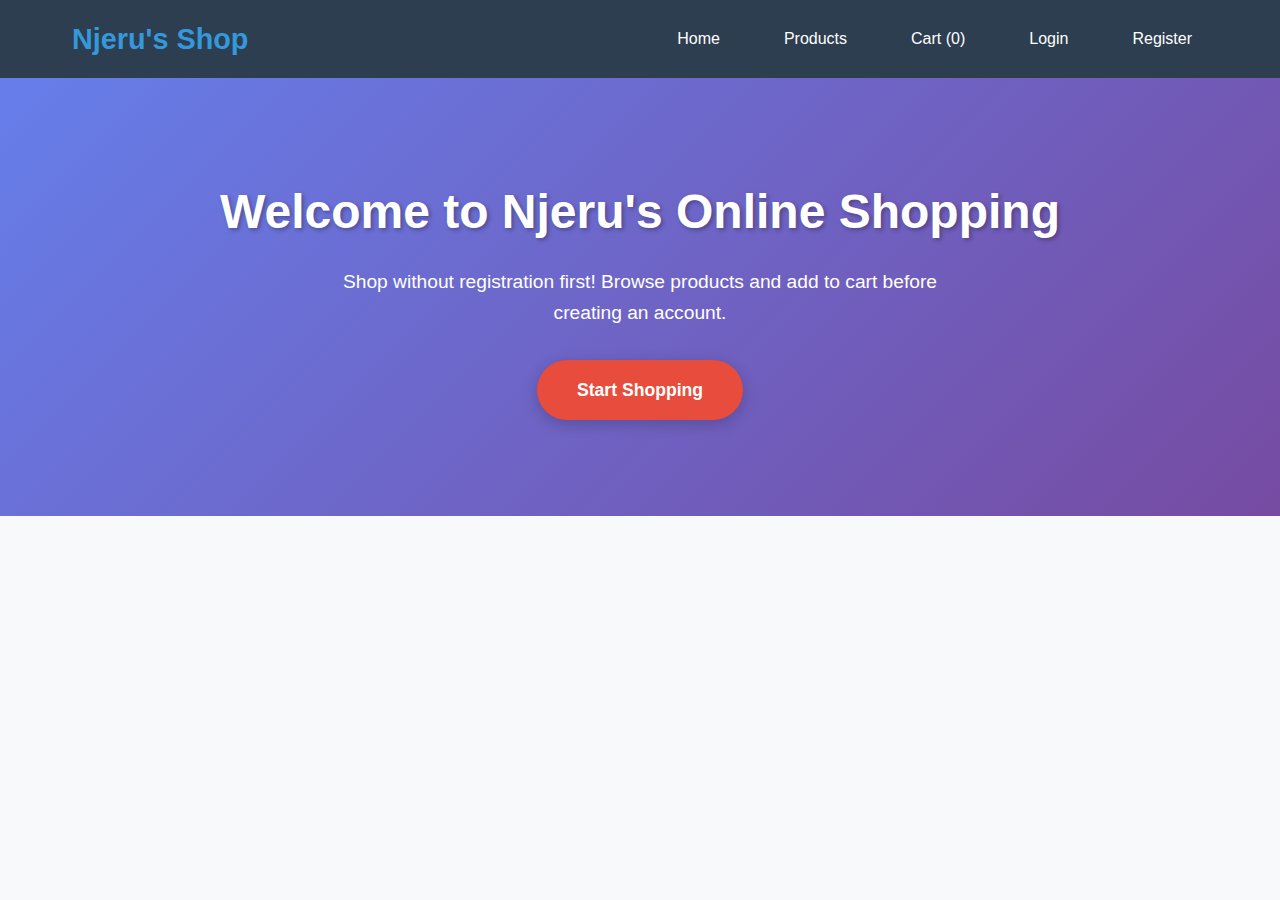
<file: shopping_system/index.html>
<!DOCTYPE html>
<html lang="en">
<head>
    <meta charset="UTF-8">
    <meta name="viewport" content="width=device-width, initial-scale=1.0">
    <title>Njeru's Online Shopping</title>
    <link rel="stylesheet" href="css/style.css">
</head>
<body>
    <header>
        <nav>
            <div class="logo">Njeru's Shop</div>
            <ul>
                <li><a href="index.html">Home</a></li>
                <li><a href="products.html">Products</a></li>
                <li><a href="cart.html">Cart (<span id="cart-count">0</span>)</a></li>
                <li><a href="login.html">Login</a></li>
                <li><a href="register.html">Register</a></li>
            </ul>
        </nav>
    </header>

    <main>
        <section class="hero">
            <h1>Welcome to Njeru's Online Shopping</h1>
            <p>Shop without registration first! Browse products and add to cart before creating an account.</p>
            <a href="products.html" class="cta-button">Start Shopping</a>
        </section>
    </main>

    <script src="js/main.js"></script>
</body>
</html>
</file>
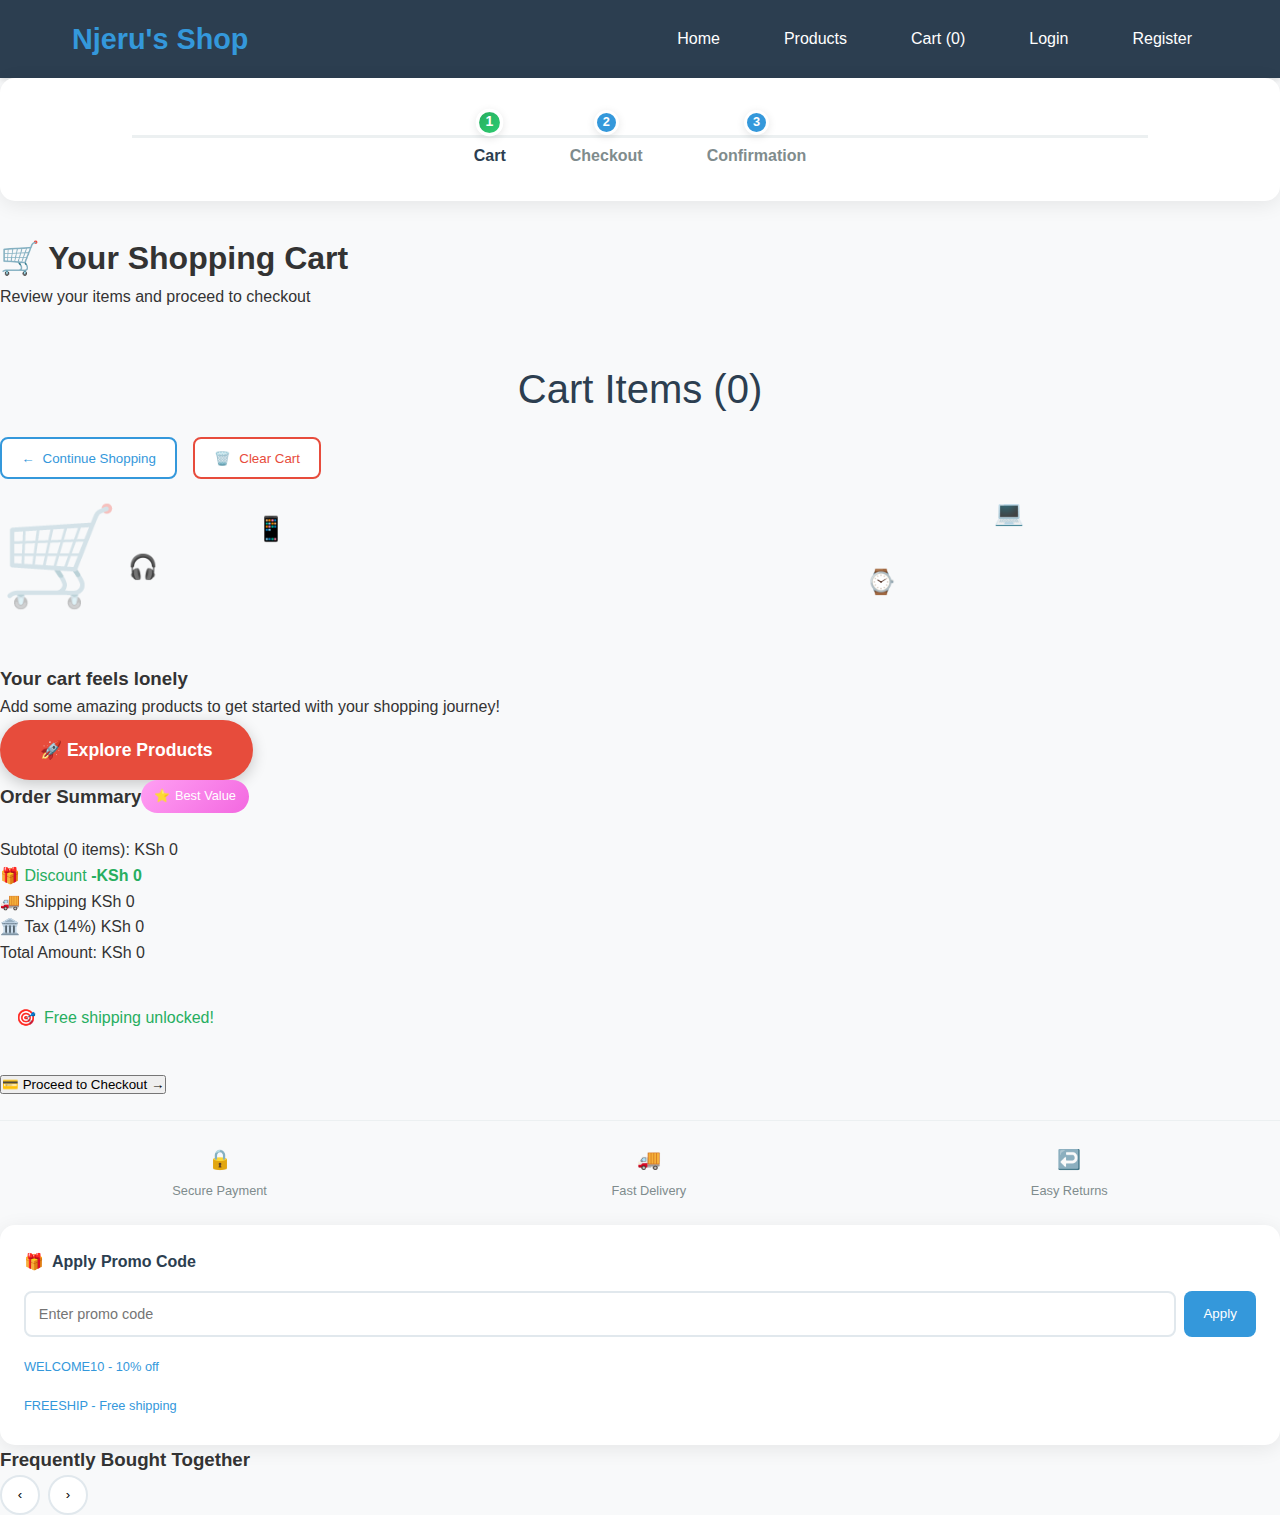
<file: shopping_system/cart.html>
<!DOCTYPE html>
<html lang="en">
<head>
    <meta charset="UTF-8">
    <meta name="viewport" content="width=device-width, initial-scale=1.0">
    <title>Shopping Cart - Njeru's Shop</title>
    <link rel="stylesheet" href="css/style.css">
</head>
<body>
    <header>
        <nav>
            <div class="logo">Njeru's Shop</div>
            <ul>
                <li><a href="index.html">Home</a></li>
                <li><a href="products.html">Products</a></li>
                <li><a href="cart.html">Cart (<span id="cart-count">0</span>)</a></li>
                <li><a href="login.html">Login</a></li>
                <li><a href="register.html">Register</a></li>
            </ul>
        </nav>
    </header>

    <main>
        <div class="cart-container">
            <!-- Progress Indicator -->
            <div class="checkout-progress">
                <div class="progress-steps">
                    <div class="progress-step active">
                        <div class="step-number">1</div>
                        <span class="step-text">Cart</span>
                    </div>
                    <div class="progress-step">
                        <div class="step-number">2</div>
                        <span class="step-text">Checkout</span>
                    </div>
                    <div class="progress-step">
                        <div class="step-number">3</div>
                        <span class="step-text">Confirmation</span>
                    </div>
                </div>
            </div>

            <div class="cart-header">
                <h1>🛒 Your Shopping Cart</h1>
                <p class="cart-subtitle">Review your items and proceed to checkout</p>
            </div>

            <div class="cart-layout">
                <div class="cart-items-section">
                    <div class="section-header">
                        <h2>Cart Items (<span id="items-count">0</span>)</h2>
                        <div class="cart-actions">
                            <button class="action-btn secondary" id="continue-shopping">
                                <span class="icon">←</span>
                                Continue Shopping
                            </button>
                            <button class="action-btn danger" id="clear-cart">
                                <span class="icon">🗑️</span>
                                Clear Cart
                            </button>
                        </div>
                    </div>

                    <div class="cart-items" id="cart-items">
                        <div class="empty-cart" id="empty-cart">
                            <div class="empty-cart-illustration">
                                <div class="cart-icon">🛒</div>
                                <div class="floating-items">
                                    <span class="floating-item">📱</span>
                                    <span class="floating-item">💻</span>
                                    <span class="floating-item">🎧</span>
                                    <span class="floating-item">⌚</span>
                                </div>
                            </div>
                            <h3>Your cart feels lonely</h3>
                            <p>Add some amazing products to get started with your shopping journey!</p>
                            <a href="products.html" class="cta-button pulse">
                                <span class="icon">🚀</span>
                                Explore Products
                            </a>
                        </div>
                    </div>

                    <!-- Savings Banner -->
                    <div class="savings-banner" id="savings-banner">
                        <div class="banner-icon">🎉</div>
                        <div class="banner-content">
                            <strong>Great Deal!</strong>
                            <span>You're saving <span class="savings-amount">KSh 0</span> on this order</span>
                        </div>
                    </div>
                </div>

                <div class="cart-summary-section">
                    <div class="summary-card">
                        <div class="summary-header">
                            <h3>Order Summary</h3>
                            <div class="summary-badge" id="summary-badge">
                                <span class="badge-icon">⭐</span>
                                <span>Best Value</span>
                            </div>
                        </div>
                        
                        <div class="summary-details">
                            <div class="summary-row">
                                <span>Subtotal (<span id="items-count-summary">0</span> items):</span>
                                <span id="subtotal-amount">KSh 0</span>
                            </div>
                            
                            <div class="summary-row discount">
                                <span>
                                    <span class="icon">🎁</span>
                                    Discount
                                </span>
                                <span class="discount-amount">-KSh 0</span>
                            </div>
                            
                            <div class="summary-row">
                                <span>
                                    <span class="icon">🚚</span>
                                    Shipping
                                </span>
                                <span id="shipping-amount">KSh 0</span>
                            </div>
                            
                            <div class="summary-row">
                                <span>
                                    <span class="icon">🏛️</span>
                                    Tax (14%)
                                </span>
                                <span id="tax-amount">KSh 0</span>
                            </div>
                            
                            <div class="summary-divider"></div>
                            
                            <div class="summary-row total">
                                <span>Total Amount:</span>
                                <span id="total-amount">KSh 0</span>
                            </div>
                        </div>

                        <!-- Progress Bar -->
                        <div class="shipping-progress">
                            <div class="progress-label">
                                <span class="icon">🎯</span>
                                <span>Free shipping unlocked!</span>
                            </div>
                        </div>

                        <button class="checkout-btn" id="checkout-btn">
                            <span class="button-icon">💳</span>
                            <span class="button-text">Proceed to Checkout</span>
                            <span class="button-arrow">→</span>
                        </button>

                        <div class="trust-badges">
                            <div class="trust-badge">
                                <span class="badge-icon">🔒</span>
                                <span>Secure Payment</span>
                            </div>
                            <div class="trust-badge">
                                <span class="badge-icon">🚚</span>
                                <span>Fast Delivery</span>
                            </div>
                            <div class="trust-badge">
                                <span class="badge-icon">↩️</span>
                                <span>Easy Returns</span>
                            </div>
                        </div>
                    </div>

                    <!-- Promo Code Section -->
                    <div class="promo-card">
                        <div class="promo-header">
                            <span class="icon">🎁</span>
                            <h4>Apply Promo Code</h4>
                        </div>
                        <div class="promo-input-group">
                            <input type="text" id="promo-code" placeholder="Enter promo code" class="promo-input">
                            <button class="promo-apply" id="apply-promo">Apply</button>
                        </div>
                        <div class="promo-suggestions">
                            <span class="promo-suggestion" data-code="WELCOME10">WELCOME10 - 10% off</span>
                            <span class="promo-suggestion" data-code="FREESHIP">FREESHIP - Free shipping</span>
                        </div>
                    </div>
                </div>
            </div>

            <!-- Recently Viewed Section -->
            <div class="recently-viewed">
                <div class="section-header">
                    <h3>Frequently Bought Together</h3>
                    <div class="view-controls">
                        <button class="view-btn prev" id="prev-suggestions">‹</button>
                        <button class="view-btn next" id="next-suggestions">›</button>
                    </div>
                </div>
                <div class="suggestions-container">
                    <div class="suggestions-track" id="suggestions-track">
                        <!-- Suggested products will appear here -->
                    </div>
                </div>
            </div>
        </div>
    </main>

    <!-- Enhanced Checkout Modal -->
    <div id="checkout-modal" class="modal">
        <div class="modal-content checkout-modal">
            <div class="modal-header">
                <div class="modal-title">
                    <h3>Complete Your Purchase</h3>
                    <div class="order-total">Total: <span id="modal-total">KSh 0</span></div>
                </div>
                <button class="close-modal">&times;</button>
            </div>
            <div class="modal-body">
                <div class="checkout-tabs">
                    <button class="tab-btn active" data-tab="payment">Payment</button>
                    <button class="tab-btn" data-tab="review">Order Review</button>
                </div>

                <div class="tab-content active" id="payment-tab">
                    <div class="checkout-method">
                        <h4>Select Payment Method</h4>
                        <div class="payment-options">
                            <label class="payment-option selected">
                                <input type="radio" name="payment" value="mpesa" checked>
                                <span class="payment-icon">📱</span>
                                <span class="payment-info">
                                    <strong>MPesa</strong>
                                    <span>Pay via MPesa</span>
                                </span>
                                <span class="payment-badge">Popular</span>
                            </label>
                            <label class="payment-option">
                                <input type="radio" name="payment" value="card">
                                <span class="payment-icon">💳</span>
                                <span class="payment-info">
                                    <strong>Credit/Debit Card</strong>
                                    <span>Pay with card</span>
                                </span>
                            </label>
                            <label class="payment-option">
                                <input type="radio" name="payment" value="bank">
                                <span class="payment-icon">🏦</span>
                                <span class="payment-info">
                                    <strong>Bank Transfer</strong>
                                    <span>Direct bank transfer</span>
                                </span>
                            </label>
                        </div>
                    </div>

                    <div class="mpesa-payment active" id="mpesa-payment">
                        <div class="form-group">
                            <label for="mpesa-phone">MPesa Phone Number</label>
                            <input type="tel" id="mpesa-phone" placeholder="07XX XXX XXX" 
                                   pattern="[0-9]{10}" value="0742000000">
                        </div>
                        <div class="payment-instructions">
                            <div class="instruction-step">
                                <span class="step-number">1</span>
                                <span>Enter your MPesa PIN when prompted</span>
                            </div>
                            <div class="instruction-step">
                                <span class="step-number">2</span>
                                <span>Wait for confirmation message</span>
                            </div>
                            <div class="instruction-step">
                                <span class="step-number">3</span>
                                <span>Receive order confirmation</span>
                            </div>
                        </div>
                    </div>
                </div>

                <div class="tab-content" id="review-tab">
                    <div class="order-review">
                        <h4>Order Details</h4>
                        <div class="review-items" id="review-items">
                            <!-- Order items will appear here -->
                        </div>
                    </div>
                </div>
            </div>
            <div class="modal-footer">
                <button class="secondary-button" id="cancel-checkout">
                    <span class="icon">←</span>
                    Back to Cart
                </button>
                <button class="auth-button" id="confirm-payment">
                    <span class="button-text">Confirm & Pay</span>
                    <span class="button-loader">⏳</span>
                </button>
            </div>
        </div>
    </div>

    <!-- Confirmation Modal -->
    <div id="confirmation-modal" class="modal">
        <div class="modal-content confirmation-modal">
            <div class="confirmation-header">
                <div class="confirmation-icon">🎉</div>
                <h3>Order Confirmed!</h3>
            </div>
            <div class="confirmation-body">
                <p>Thank you for your purchase! Your order has been successfully placed.</p>
                <div class="order-details">
                    <div class="order-info">
                        <span class="label">Order ID:</span>
                        <span class="value" id="order-id">NJOU-${Date.now()}</span>
                    </div>
                    <div class="order-info">
                        <span class="label">Estimated Delivery:</span>
                        <span class="value">2-3 business days</span>
                    </div>
                </div>
            </div>
            <div class="confirmation-footer">
                <button class="secondary-button" id="continue-shopping-modal">Continue Shopping</button>
                <button class="auth-button" id="view-order">Track Order</button>
            </div>
        </div>
    </div>

    <script src="js/main.js"></script>
    <script src="js/cart.js"></script>
</body>
</html>
</file>
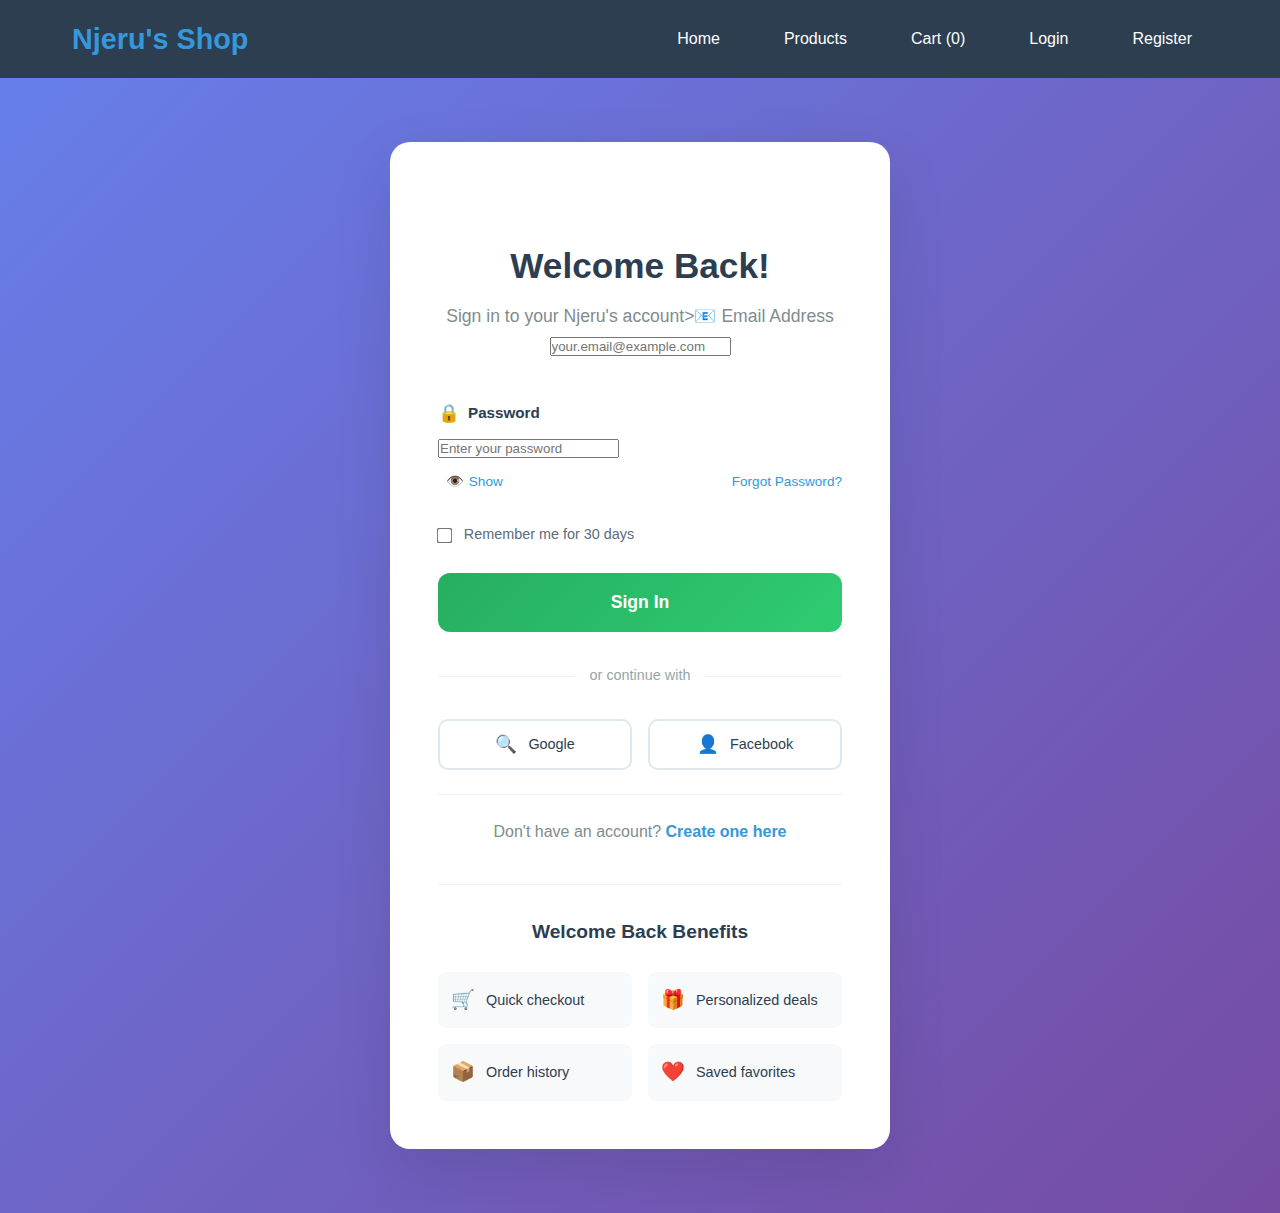
<file: shopping_system/login.html>
<!DOCTYPE html>
<html lang="en">
<head>
    <meta charset="UTF-8">
    <meta name="viewport" content="width=device-width, initial-scale=1.0">
    <title>Login - Njeru's Shop</title>
    <link rel="stylesheet" href="css/style.css">
</head>
<body>
    <header>
        <nav>
            <div class="logo">Njeru's Shop</div>
            <ul>
                <li><a href="index.html">Home</a></li>
                <li><a href="products.html">Products</a></li>
                <li><a href="cart.html">Cart (<span id="cart-count">0</span>)</a></li>
                <li><a href="login.html">Login</a></li>
                <li><a href="register.html">Register</a></li>
            </ul>
        </nav>
    </header>

    <main>
        <div class="auth-container">
            <div class="auth-card">
                <div class="auth-header">
                    <h2>Welcome Back!</h2>
                    <p>Sign in to your Njeru's account>📧</span>
                            Email Address
                        </label>
                        <input type="email" id="email" name="email" required 
                               placeholder="your.email@example.com"
                               autocomplete="email">
                    </div>
                    
                    <div class="form-group">
                        <label for="password" class="form-label">
                            <span class="icon">🔒</span>
                            Password
                        </label>
                        <input type="password" id="password" name="password" required 
                               placeholder="Enter your password"
                               autocomplete="current-password">
                        <div class="password-actions">
                            <button type="button" id="toggle-password" class="toggle-password">
                                <span class="eye-icon">👁️</span>
                                <span class="toggle-text">Show</span>
                            </button>
                            <a href="#" class="forgot-password">Forgot Password?</a>
                        </div>
                    </div>

                    <div class="form-group checkbox-group">
                        <input type="checkbox" id="remember" name="remember">
                        <label for="remember" class="checkbox-label">
                            Remember me for 30 days
                        </label>
                    </div>

                    <button type="submit" class="auth-button">
                        <span class="button-text">Sign In</span>
                        <span class="button-loader">⏳</span>
                    </button>

                    <div class="divider">
                        <span>or continue with</span>
                    </div>

                    <div class="social-login">
                        <button type="button" class="social-button google-button">
                            <span class="social-icon">🔍</span>
                            <span>Google</span>
                        </button>
                        <button type="button" class="social-button facebook-button">
                            <span class="social-icon">👤</span>
                            <span>Facebook</span>
                        </button>
                    </div>
                </form>

                <div class="auth-footer">
                    <p>Don't have an account? <a href="register.html" class="auth-link">Create one here</a></p>
                </div>

                <div class="login-benefits">
                    <h3>Welcome Back Benefits</h3>
                    <div class="benefits-grid">
                        <div class="benefit-item">
                            <span class="benefit-icon">🛒</span>
                            <span>Quick checkout</span>
                        </div>
                        <div class="benefit-item">
                            <span class="benefit-icon">🎁</span>
                            <span>Personalized deals</span>
                        </div>
                        <div class="benefit-item">
                            <span class="benefit-icon">📦</span>
                            <span>Order history</span>
                        </div>
                        <div class="benefit-item">
                            <span class="benefit-icon">❤️</span>
                            <span>Saved favorites</span>
                        </div>
                    </div>
                </div>
            </div>
        </div>
    </main>

    <!-- Forgot Password Modal -->
    <div id="forgot-password-modal" class="modal">
        <div class="modal-content">
            <div class="modal-header">
                <h3>Reset Your Password</h3>
                <button class="close-modal">&times;</button>
            </div>
            <div class="modal-body">
                <p>Enter your email address and we'll send you a link to reset your password.</p>
                <div class="form-group">
                    <input type="email" id="reset-email" placeholder="your.email@example.com">
                </div>
            </div>
            <div class="modal-footer">
                <button class="secondary-button">Cancel</button>
                <button class="auth-button">Send Reset Link</button>
            </div>
        </div>
    </div>

    <script src="js/main.js"></script>
    <script src="js/login.js"></script>
</body>
</html>
</file>
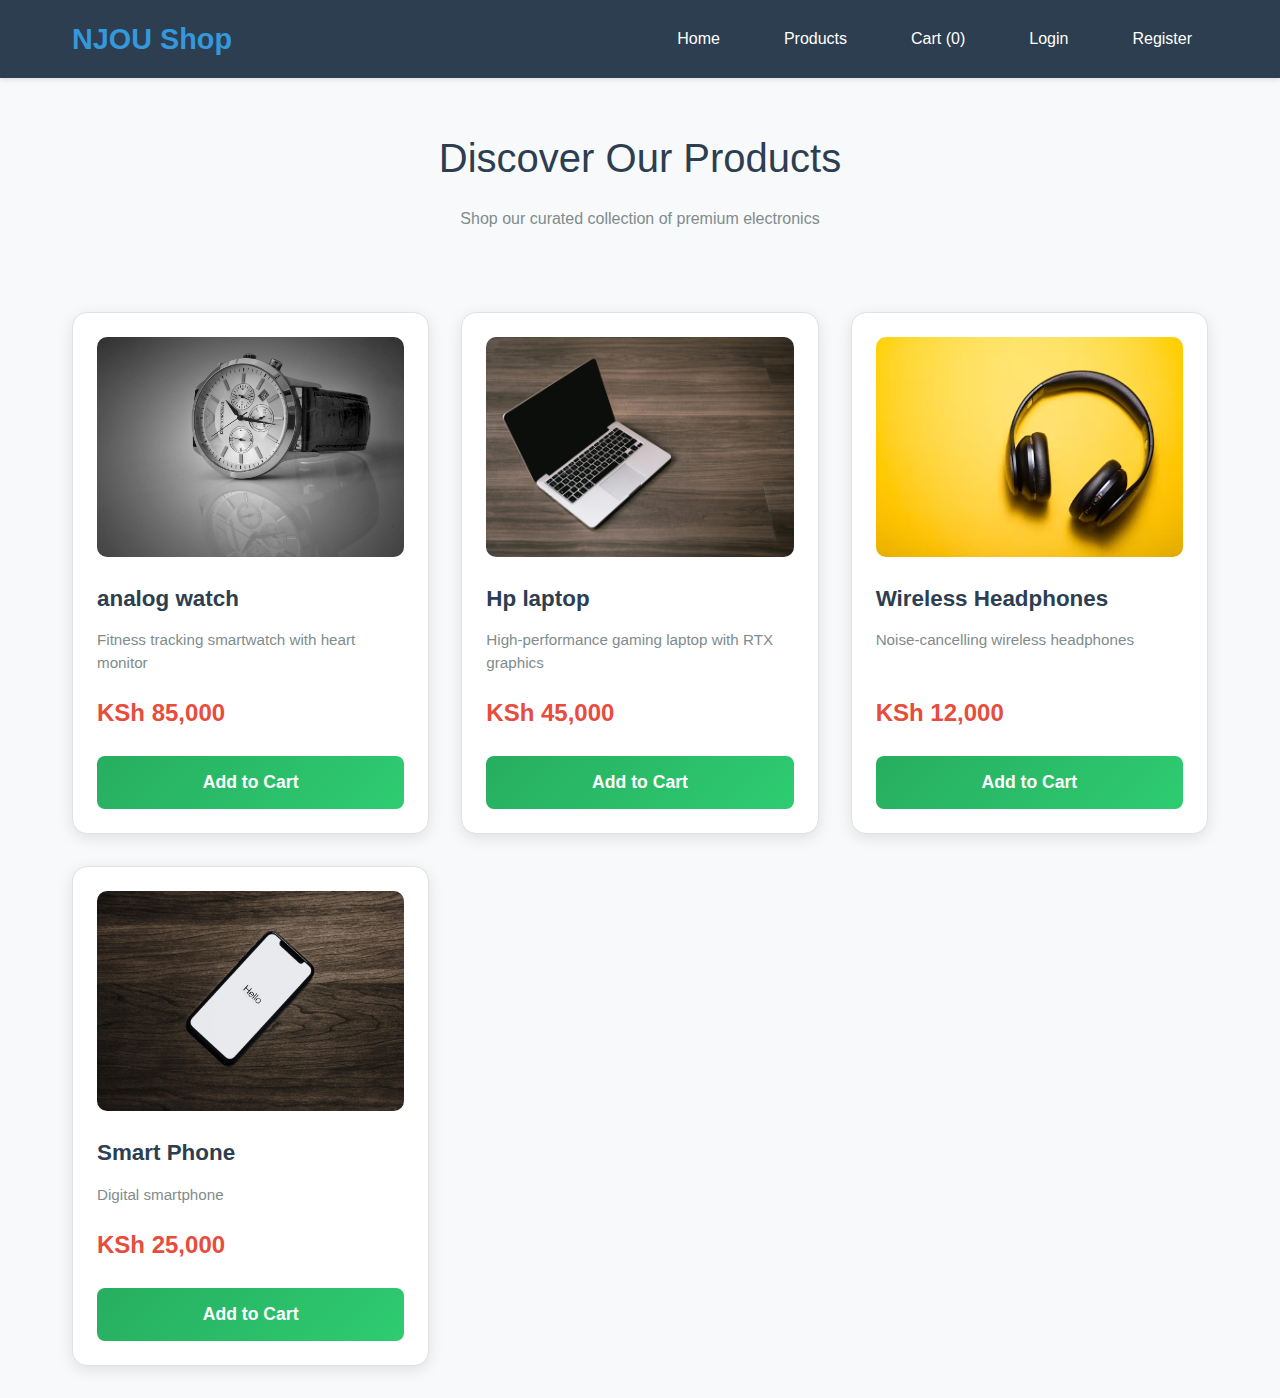
<file: shopping_system/products.html>
<!DOCTYPE html>
<html lang="en">
<head>
    <meta charset="UTF-8">
    <meta name="viewport" content="width=device-width, initial-scale=1.0">
    <title>Products - NJOU Shop</title>
    <link rel="stylesheet" href="css/style.css">
</head>
<body>
    <header>
        <nav>
            <div class="logo">NJOU Shop</div>
            <ul>
                <li><a href="index.html">Home</a></li>
                <li><a href="products.html">Products</a></li>
                <li><a href="cart.html">Cart (<span id="cart-count">0</span>)</a></li>
                <li><a href="login.html">Login</a></li>
                <li><a href="register.html">Register</a></li>
            </ul>
        </nav>
    </header>

    <main>
        <h2>Discover Our Products</h2>
        <p style="text-align: center; color: #7f8c8d; margin-bottom: 3rem;">
            Shop our curated collection of premium electronics
        </p>
        <div class="products-grid" id="products-container">
            <!-- Products will be loaded here by JavaScript -->
        </div>
    </main>

    <script src="js/main.js"></script>
    <script src="js/products.js"></script>
</body>
</html>
</file>
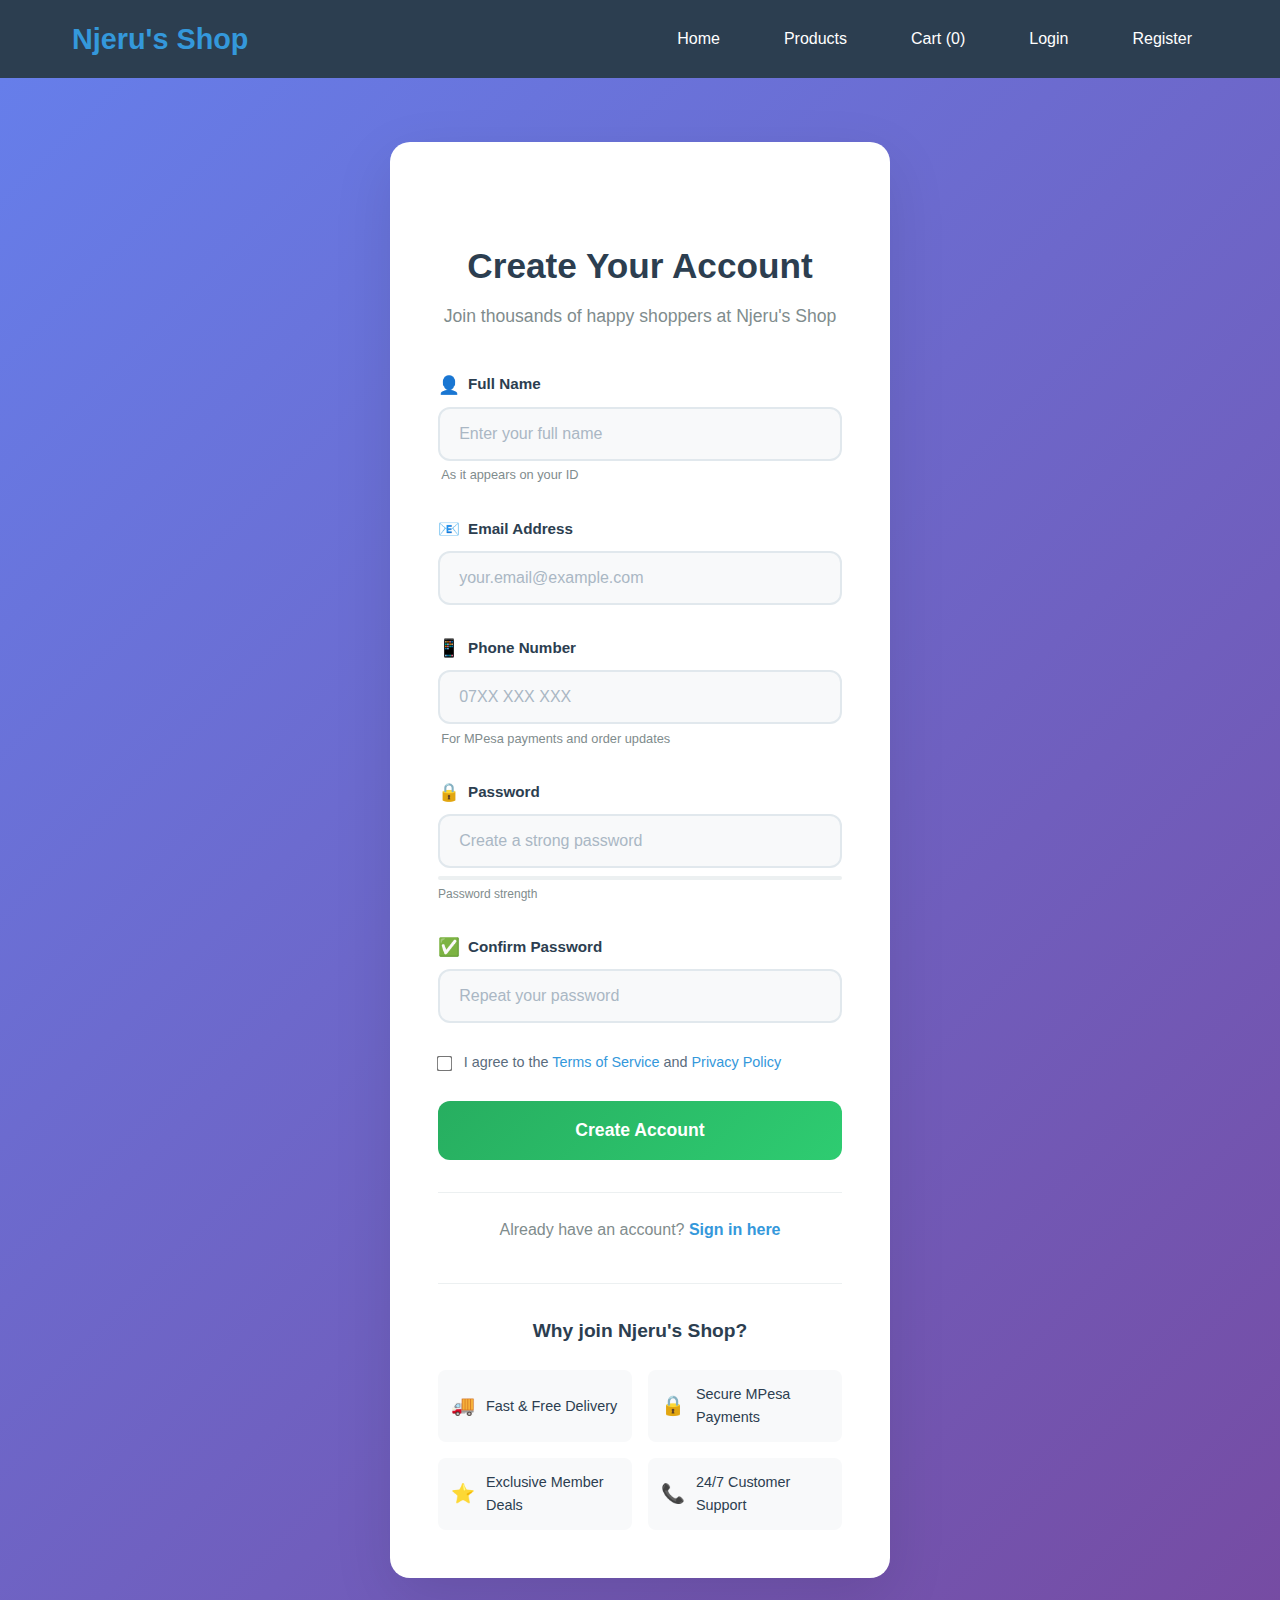
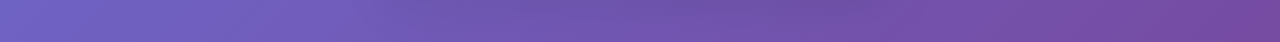
<file: shopping_system/register.html>
<!DOCTYPE html>
<html lang="en">
<head>
    <meta charset="UTF-8">
    <meta name="viewport" content="width=device-width, initial-scale=1.0">
    <title>Create Account - Njeru's Shop</title>
    <link rel="stylesheet" href="css/style.css">
</head>
<body>
    <header>
        <nav>
            <div class="logo">Njeru's Shop</div>
            <ul>
                <li><a href="index.html">Home</a></li>
                <li><a href="products.html">Products</a></li>
                <li><a href="cart.html">Cart (<span id="cart-count">0</span>)</a></li>
                <li><a href="login.html">Login</a></li>
                <li><a href="register.html">Register</a></li>
            </ul>
        </nav>
    </header>

    <main>
        <div class="auth-container">
            <div class="auth-card">
                <div class="auth-header">
                    <h2>Create Your Account</h2>
                    <p>Join thousands of happy shoppers at Njeru's Shop</p>
                </div>

                <form id="registration-form" class="auth-form">
                    <div class="form-group">
                        <label for="name" class="form-label">
                            <span class="icon">👤</span>
                            Full Name
                        </label>
                        <input type="text" id="name" name="name" required 
                               placeholder="Enter your full name">
                        <div class="form-hint">As it appears on your ID</div>
                    </div>
                    
                    <div class="form-group">
                        <label for="email" class="form-label">
                            <span class="icon">📧</span>
                            Email Address
                        </label>
                        <input type="email" id="email" name="email" required 
                               placeholder="your.email@example.com">
                    </div>
                    
                    <div class="form-group">
                        <label for="phone" class="form-label">
                            <span class="icon">📱</span>
                            Phone Number
                        </label>
                        <input type="tel" id="phone" name="phone" required 
                               placeholder="07XX XXX XXX" pattern="[0-9]{10}">
                        <div class="form-hint">For MPesa payments and order updates</div>
                    </div>
                    
                    <div class="form-group">
                        <label for="password" class="form-label">
                            <span class="icon">🔒</span>
                            Password
                        </label>
                        <input type="password" id="password" name="password" required 
                               placeholder="Create a strong password" minlength="6">
                        <div class="password-strength">
                            <div class="strength-bar"></div>
                            <div class="strength-text">Password strength</div>
                        </div>
                    </div>

                    <div class="form-group">
                        <label for="confirm-password" class="form-label">
                            <span class="icon">✅</span>
                            Confirm Password
                        </label>
                        <input type="password" id="confirm-password" name="confirm-password" required 
                               placeholder="Repeat your password">
                    </div>

                    <div class="form-group checkbox-group">
                        <input type="checkbox" id="terms" name="terms" required>
                        <label for="terms" class="checkbox-label">
                            I agree to the <a href="#" class="link">Terms of Service</a> and <a href="#" class="link">Privacy Policy</a>
                        </label>
                    </div>

                    <button type="submit" class="auth-button">
                        <span class="button-text">Create Account</span>
                        <span class="button-loader">⏳</span>
                    </button>
                </form>

                <div class="auth-footer">
                    <p>Already have an account? <a href="login.html" class="auth-link">Sign in here</a></p>
                </div>

                <div class="benefits">
                    <h3>Why join Njeru's Shop?</h3>
                    <div class="benefits-grid">
                        <div class="benefit-item">
                            <span class="benefit-icon">🚚</span>
                            <span>Fast & Free Delivery</span>
                        </div>
                        <div class="benefit-item">
                            <span class="benefit-icon">🔒</span>
                            <span>Secure MPesa Payments</span>
                        </div>
                        <div class="benefit-item">
                            <span class="benefit-icon">⭐</span>
                            <span>Exclusive Member Deals</span>
                        </div>
                        <div class="benefit-item">
                            <span class="benefit-icon">📞</span>
                            <span>24/7 Customer Support</span>
                        </div>
                    </div>
                </div>
            </div>
        </div>
    </main>

    <script src="js/main.js"></script>
    <script src="js/register.js"></script>
</body>
</html>
</file>
<file: shopping_system/css/style.css>
* {
    margin: 0;
    padding: 0;
    box-sizing: border-box;
}

body {
    font-family: 'Arial', sans-serif;
    line-height: 1.6;
    color: #333;
    background-color: #f8f9fa;
}

/* Header Styles */
header {
    background: #2c3e50;
    color: white;
    padding: 1rem 0;
    box-shadow: 0 2px 5px rgba(0,0,0,0.1);
}

nav {
    display: flex;
    justify-content: space-between;
    align-items: center;
    max-width: 1200px;
    margin: 0 auto;
    padding: 0 2rem;
}

.logo {
    font-size: 1.8rem;
    font-weight: bold;
    color: #3498db;
}

nav ul {
    display: flex;
    list-style: none;
    gap: 2rem;
}

nav ul li a {
    color: white;
    text-decoration: none;
    padding: 0.5rem 1rem;
    border-radius: 4px;
    transition: background-color 0.3s ease;
}

nav ul li a:hover {
    background-color: #34495e;
}

/* Hero Section */
.hero {
    text-align: center;
    padding: 6rem 2rem;
    background: linear-gradient(135deg, #667eea 0%, #764ba2 100%);
    color: white;
    margin-top: 0;
}

.hero h1 {
    font-size: 3rem;
    margin-bottom: 1rem;
    text-shadow: 2px 2px 4px rgba(0,0,0,0.3);
}

.hero p {
    font-size: 1.2rem;
    margin-bottom: 2rem;
    max-width: 600px;
    margin-left: auto;
    margin-right: auto;
}

.cta-button {
    display: inline-block;
    padding: 1rem 2.5rem;
    background: #e74c3c;
    color: white;
    text-decoration: none;
    border-radius: 50px;
    font-size: 1.1rem;
    font-weight: bold;
    transition: all 0.3s ease;
    box-shadow: 0 4px 15px rgba(0,0,0,0.2);
}

.cta-button:hover {
    background: #c0392b;
    transform: translateY(-2px);
    box-shadow: 0 6px 20px rgba(0,0,0,0.3);
}

/* Responsive Design */
@media (max-width: 768px) {
    nav {
        flex-direction: column;
        gap: 1rem;
    }
    
    nav ul {
        gap: 1rem;
    }
    
    .hero h1 {
        font-size: 2rem;
    }
    
    .hero {
        padding: 4rem 1rem;
    }
}
/* Enhanced Product Styles */
.products-grid {
    display: grid;
    grid-template-columns: repeat(auto-fit, minmax(300px, 1fr));
    gap: 2rem;
    padding: 2rem;
    max-width: 1200px;
    margin: 0 auto;
}

.product-card {
    border: 1px solid #e1e1e1;
    border-radius: 15px;
    padding: 1.5rem;
    background: white;
    box-shadow: 0 4px 15px rgba(0,0,0,0.1);
    transition: all 0.3s ease;
    display: flex;
    flex-direction: column;
}

.product-card:hover {
    transform: translateY(-8px);
    box-shadow: 0 8px 25px rgba(0,0,0,0.15);
}

.product-image {
    width: 100%;
    height: 220px;
    margin-bottom: 1.5rem;
    overflow: hidden;
    border-radius: 10px;
    background: #f8f9fa;
    display: flex;
    align-items: center;
    justify-content: center;
}

.product-image img {
    width: 100%;
    height: 100%;
    object-fit: cover;
    transition: transform 0.3s ease;
}

.product-card:hover .product-image img {
    transform: scale(1.08);
}

.image-placeholder {
    width: 100%;
    height: 100%;
    background: linear-gradient(135deg, #667eea 0%, #764ba2 100%);
    display: flex;
    align-items: center;
    justify-content: center;
    color: white;
    font-weight: bold;
    border-radius: 10px;
}

.product-info {
    flex-grow: 1;
    display: flex;
    flex-direction: column;
}

.product-info h3 {
    font-size: 1.4rem;
    margin-bottom: 0.8rem;
    color: #2c3e50;
    font-weight: 600;
}

.product-description {
    color: #7f8c8d;
    margin-bottom: 1.2rem;
    font-size: 0.95rem;
    line-height: 1.5;
    flex-grow: 1;
}

.product-price {
    font-size: 1.5rem;
    font-weight: bold;
    color: #e74c3c;
    margin-bottom: 1.5rem;
}

.add-to-cart {
    background: linear-gradient(135deg, #27ae60, #2ecc71);
    color: white;
    border: none;
    padding: 1rem 2rem;
    border-radius: 8px;
    cursor: pointer;
    font-size: 1.1rem;
    font-weight: 600;
    transition: all 0.3s ease;
    margin-top: auto;
}

.add-to-cart:hover {
    background: linear-gradient(135deg, #219a52, #27ae60);
    transform: translateY(-2px);
    box-shadow: 0 4px 15px rgba(39, 174, 96, 0.3);
}

/* Notification Animation */
@keyframes slideIn {
    from {
        transform: translateX(100%);
        opacity: 0;
    }
    to {
        transform: translateX(0);
        opacity: 1;
    }
}

/* Page Title */
main h2 {
    text-align: center;
    margin: 3rem 0 1rem 0;
    font-size: 2.5rem;
    color: #2c3e50;
    font-weight: 300;
}
/* Auth Container Styles */
.auth-container {
    min-height: calc(100vh - 200px);
    display: flex;
    align-items: center;
    justify-content: center;
    padding: 2rem;
    background: linear-gradient(135deg, #667eea 0%, #764ba2 100%);
}

.auth-card {
    background: white;
    border-radius: 20px;
    padding: 3rem;
    box-shadow: 0 20px 60px rgba(0,0,0,0.1);
    width: 100%;
    max-width: 500px;
    margin: 2rem 0;
}

.auth-header {
    text-align: center;
    margin-bottom: 2.5rem;
}

.auth-header h2 {
    font-size: 2.2rem;
    color: #2c3e50;
    margin-bottom: 0.5rem;
    font-weight: 700;
}

.auth-header p {
    color: #7f8c8d;
    font-size: 1.1rem;
}

/* Enhanced Form Styles */
.auth-form {
    margin-bottom: 2rem;
}

.form-group {
    margin-bottom: 1.8rem;
    position: relative;
}

.form-label {
    display: flex;
    align-items: center;
    margin-bottom: 0.5rem;
    font-weight: 600;
    color: #2c3e50;
    font-size: 0.95rem;
}

.form-label .icon {
    margin-right: 0.5rem;
    font-size: 1.1rem;
}

.auth-form input[type="text"],
.auth-form input[type="email"],
.auth-form input[type="tel"],
.auth-form input[type="password"] {
    width: 100%;
    padding: 1rem 1.2rem;
    border: 2px solid #e1e8ed;
    border-radius: 12px;
    font-size: 1rem;
    transition: all 0.3s ease;
    background: #f8f9fa;
}

.auth-form input:focus {
    outline: none;
    border-color: #3498db;
    background: white;
    box-shadow: 0 0 0 3px rgba(52, 152, 219, 0.1);
    transform: translateY(-2px);
}

.auth-form input::placeholder {
    color: #aab7c4;
}

.form-hint {
    font-size: 0.8rem;
    color: #7f8c8d;
    margin-top: 0.3rem;
    margin-left: 0.2rem;
}

/* Password Strength Meter */
.password-strength {
    margin-top: 0.5rem;
}

.strength-bar {
    height: 4px;
    background: #ecf0f1;
    border-radius: 2px;
    overflow: hidden;
    margin-bottom: 0.3rem;
}

.strength-bar::after {
    content: '';
    display: block;
    height: 100%;
    width: 0%;
    background: #e74c3c;
    transition: all 0.3s ease;
}

.strength-text {
    font-size: 0.75rem;
    color: #7f8c8d;
}

/* Checkbox Styles */
.checkbox-group {
    display: flex;
    align-items: flex-start;
    gap: 0.8rem;
}

.checkbox-group input[type="checkbox"] {
    margin-top: 0.3rem;
    transform: scale(1.2);
}

.checkbox-label {
    font-size: 0.9rem;
    color: #5a6c7d;
    line-height: 1.4;
}

.link {
    color: #3498db;
    text-decoration: none;
}

.link:hover {
    text-decoration: underline;
}

/* Auth Button */
.auth-button {
    width: 100%;
    padding: 1.2rem;
    background: linear-gradient(135deg, #27ae60, #2ecc71);
    color: white;
    border: none;
    border-radius: 12px;
    font-size: 1.1rem;
    font-weight: 600;
    cursor: pointer;
    transition: all 0.3s ease;
    display: flex;
    align-items: center;
    justify-content: center;
    gap: 0.5rem;
    margin-top: 1rem;
}

.auth-button:hover {
    background: linear-gradient(135deg, #219a52, #27ae60);
    transform: translateY(-2px);
    box-shadow: 0 8px 25px rgba(39, 174, 96, 0.3);
}

.auth-button:active {
    transform: translateY(0);
}

.button-loader {
    display: none;
}

/* Auth Footer */
.auth-footer {
    text-align: center;
    padding-top: 1.5rem;
    border-top: 1px solid #ecf0f1;
}

.auth-footer p {
    color: #7f8c8d;
    margin-bottom: 0;
}

.auth-link {
    color: #3498db;
    text-decoration: none;
    font-weight: 600;
}

.auth-link:hover {
    text-decoration: underline;
}

/* Benefits Section */
.benefits {
    margin-top: 2.5rem;
    padding-top: 2rem;
    border-top: 1px solid #ecf0f1;
}

.benefits h3 {
    text-align: center;
    color: #2c3e50;
    margin-bottom: 1.5rem;
    font-size: 1.2rem;
}

.benefits-grid {
    display: grid;
    grid-template-columns: 1fr 1fr;
    gap: 1rem;
}

.benefit-item {
    display: flex;
    align-items: center;
    gap: 0.7rem;
    padding: 0.8rem;
    background: #f8f9fa;
    border-radius: 8px;
    font-size: 0.9rem;
    color: #2c3e50;
}

.benefit-icon {
    font-size: 1.2rem;
}

/* Responsive Design */
@media (max-width: 768px) {
    .auth-container {
        padding: 1rem;
    }
    
    .auth-card {
        padding: 2rem 1.5rem;
        margin: 1rem 0;
    }
    
    .auth-header h2 {
        font-size: 1.8rem;
    }
    
    .benefits-grid {
        grid-template-columns: 1fr;
    }
}

/* Loading State */
.auth-button.loading .button-text {
    display: none;
}

.auth-button.loading .button-loader {
    display: block;
    animation: spin 1s linear infinite;
}

@keyframes spin {
    from { transform: rotate(0deg); }
    to { transform: rotate(360deg); }
}

/* Success State */
.auth-button.success {
    background: linear-gradient(135deg, #27ae60, #2ecc71);
}
/* Login Specific Styles */
.login-benefits {
    margin-top: 2.5rem;
    padding-top: 2rem;
    border-top: 1px solid #ecf0f1;
}

.login-benefits h3 {
    text-align: center;
    color: #2c3e50;
    margin-bottom: 1.5rem;
    font-size: 1.2rem;
}

/* Password Actions */
.password-actions {
    display: flex;
    justify-content: space-between;
    align-items: center;
    margin-top: 0.5rem;
}

.toggle-password {
    background: none;
    border: none;
    color: #3498db;
    cursor: pointer;
    font-size: 0.85rem;
    display: flex;
    align-items: center;
    gap: 0.3rem;
    padding: 0.3rem 0.5rem;
    border-radius: 4px;
    transition: background-color 0.2s ease;
}

.toggle-password:hover {
    background: #f8f9fa;
}

.eye-icon {
    font-size: 0.9rem;
}

.forgot-password {
    color: #3498db;
    text-decoration: none;
    font-size: 0.85rem;
    transition: color 0.2s ease;
}

.forgot-password:hover {
    color: #2980b9;
    text-decoration: underline;
}

/* Divider */
.divider {
    position: relative;
    text-align: center;
    margin: 2rem 0;
    color: #95a5a6;
    font-size: 0.9rem;
}

.divider::before {
    content: '';
    position: absolute;
    top: 50%;
    left: 0;
    right: 0;
    height: 1px;
    background: #ecf0f1;
    z-index: 1;
}

.divider span {
    background: white;
    padding: 0 1rem;
    position: relative;
    z-index: 2;
}

/* Social Login */
.social-login {
    display: grid;
    grid-template-columns: 1fr 1fr;
    gap: 1rem;
    margin-bottom: 1.5rem;
}

.social-button {
    display: flex;
    align-items: center;
    justify-content: center;
    gap: 0.7rem;
    padding: 0.8rem 1rem;
    border: 2px solid #e1e8ed;
    border-radius: 10px;
    background: white;
    color: #2c3e50;
    font-size: 0.9rem;
    font-weight: 500;
    cursor: pointer;
    transition: all 0.3s ease;
}

.social-button:hover {
    transform: translateY(-2px);
    box-shadow: 0 4px 12px rgba(0,0,0,0.1);
}

.google-button:hover {
    border-color: #db4437;
    background: #fef7f7;
}

.facebook-button:hover {
    border-color: #4267B2;
    background: #f7f9fe;
}

.social-icon {
    font-size: 1.1rem;
}

/* Modal Styles */
.modal {
    display: none;
    position: fixed;
    top: 0;
    left: 0;
    width: 100%;
    height: 100%;
    background: rgba(0,0,0,0.5);
    z-index: 1000;
    animation: fadeIn 0.3s ease;
}

.modal.show {
    display: flex;
    align-items: center;
    justify-content: center;
}

.modal-content {
    background: white;
    border-radius: 15px;
    padding: 0;
    width: 90%;
    max-width: 450px;
    animation: slideUp 0.3s ease;
    box-shadow: 0 20px 60px rgba(0,0,0,0.3);
}

.modal-header {
    display: flex;
    justify-content: space-between;
    align-items: center;
    padding: 1.5rem 2rem;
    border-bottom: 1px solid #ecf0f1;
}

.modal-header h3 {
    margin: 0;
    color: #2c3e50;
    font-size: 1.3rem;
}

.close-modal {
    background: none;
    border: none;
    font-size: 1.5rem;
    cursor: pointer;
    color: #7f8c8d;
    padding: 0;
    width: 30px;
    height: 30px;
    display: flex;
    align-items: center;
    justify-content: center;
    border-radius: 50%;
    transition: background-color 0.2s ease;
}

.close-modal:hover {
    background: #f8f9fa;
    color: #e74c3c;
}

.modal-body {
    padding: 2rem;
}

.modal-body p {
    color: #7f8c8d;
    margin-bottom: 1.5rem;
    line-height: 1.5;
}

.modal-footer {
    display: flex;
    gap: 1rem;
    padding: 1.5rem 2rem;
    border-top: 1px solid #ecf0f1;
    background: #f8f9fa;
    border-bottom-left-radius: 15px;
    border-bottom-right-radius: 15px;
}

.secondary-button {
    flex: 1;
    padding: 0.8rem 1.5rem;
    border: 2px solid #bdc3c7;
    background: white;
    color: #7f8c8d;
    border-radius: 8px;
    cursor: pointer;
    font-weight: 500;
    transition: all 0.3s ease;
}

.secondary-button:hover {
    border-color: #95a5a6;
    color: #2c3e50;
}

.modal-footer .auth-button {
    flex: 1;
    margin: 0;
}

/* Animations */
@keyframes fadeIn {
    from { opacity: 0; }
    to { opacity: 1; }
}

@keyframes slideUp {
    from { 
        opacity: 0;
        transform: translateY(30px);
    }
    to { 
        opacity: 1;
        transform: translateY(0);
    }
}

/* Error States */
.form-group.error input {
    border-color: #e74c3c;
    background: #fdf2f2;
}

.error-message {
    color: #e74c3c;
    font-size: 0.8rem;
    margin-top: 0.3rem;
    display: none;
}

.form-group.error .error-message {
    display: block;
}

/* Success Flash Message */
.flash-message {
    position: fixed;
    top: 20px;
    right: 20px;
    background: #27ae60;
    color: white;
    padding: 1rem 1.5rem;
    border-radius: 8px;
    box-shadow: 0 4px 12px rgba(39, 174, 96, 0.3);
    z-index: 1001;
    animation: slideInRight 0.3s ease;
    display: none;
}

.flash-message.show {
    display: block;
}

@keyframes slideInRight {
    from {
        transform: translateX(100%);
        opacity: 0;
    }
    to {
        transform: translateX(0);
        opacity: 1;
    }
}

/* Enhanced Focus States for Login */
.auth-form input:valid {
    border-color: #27ae60;
    background: #f2fdf2;
}

/* Responsive Improvements */
@media (max-width: 480px) {
    .social-login {
        grid-template-columns: 1fr;
    }
    
    .modal-content {
        margin: 1rem;
        width: calc(100% - 2rem);
    }
    
    .modal-footer {
        flex-direction: column;
    }
    
    .password-actions {
        flex-direction: column;
        align-items: flex-start;
        gap: 0.5rem;
    }
}
/* Enhanced Cart Styles */
.checkout-progress {
    background: white;
    border-radius: 15px;
    padding: 2rem;
    margin-bottom: 2rem;
    box-shadow: 0 4px 20px rgba(0,0,0,0.08);
}

.progress-steps {
    display: flex;
    justify-content: center;
    align-items: center;
    gap: 4rem;
    position: relative;
}

.progress-steps::before {
    content: '';
    position: absolute;
    top: 25px;
    left: 100px;
    right: 100px;
    height: 3px;
    background: #ecf0f1;
    z-index: 1;
}

.progress-step {
    display: flex;
    flex-direction: column;
    align-items: center;
    gap: 0.5rem;
    position: relative;
    z-index: 2;
}

.step-number {
    width: 50px;
    height: 50px;
    border-radius: 50%;
    background: #ecf0f1;
    display: flex;
    align-items: center;
    justify-content: center;
    font-weight: bold;
    color: #7f8c8d;
    border: 3px solid white;
    box-shadow: 0 2px 8px rgba(0,0,0,0.1);
    transition: all 0.3s ease;
}

.progress-step.active .step-number {
    background: linear-gradient(135deg, #27ae60, #2ecc71);
    color: white;
    transform: scale(1.1);
}

.step-text {
    font-weight: 600;
    color: #7f8c8d;
    transition: all 0.3s ease;
}

.progress-step.active .step-text {
    color: #2c3e50;
}

/* Cart Actions */
.cart-actions {
    display: flex;
    gap: 1rem;
}

.action-btn {
    padding: 0.7rem 1.2rem;
    border: 2px solid;
    border-radius: 8px;
    cursor: pointer;
    font-weight: 500;
    display: flex;
    align-items: center;
    gap: 0.5rem;
    transition: all 0.3s ease;
}

.action-btn.secondary {
    border-color: #3498db;
    color: #3498db;
    background: white;
}

.action-btn.secondary:hover {
    background: #3498db;
    color: white;
    transform: translateY(-2px);
}

.action-btn.danger {
    border-color: #e74c3c;
    color: #e74c3c;
    background: white;
}

.action-btn.danger:hover {
    background: #e74c3c;
    color: white;
    transform: translateY(-2px);
}

/* Enhanced Empty Cart */
.empty-cart-illustration {
    position: relative;
    margin-bottom: 2rem;
}

.cart-icon {
    font-size: 6rem;
    opacity: 0.3;
    animation: bounce 2s infinite;
}

.floating-items {
    position: absolute;
    top: 0;
    left: 0;
    right: 0;
    bottom: 0;
}

.floating-item {
    position: absolute;
    font-size: 1.5rem;
    animation: float 3s infinite ease-in-out;
}

.floating-item:nth-child(1) { top: 20%; left: 20%; animation-delay: 0s; }
.floating-item:nth-child(2) { top: 10%; right: 20%; animation-delay: 0.5s; }
.floating-item:nth-child(3) { bottom: 30%; left: 10%; animation-delay: 1s; }
.floating-item:nth-child(4) { bottom: 20%; right: 30%; animation-delay: 1.5s; }

@keyframes float {
    0%, 100% { transform: translateY(0px) rotate(0deg); }
    50% { transform: translateY(-20px) rotate(10deg); }
}

@keyframes bounce {
    0%, 100% { transform: translateY(0); }
    50% { transform: translateY(-10px); }
}

.pulse {
    animation: pulse 2s infinite;
}

@keyframes pulse {
    0% { transform: scale(1); }
    50% { transform: scale(1.05); }
    100% { transform: scale(1); }
}

/* Savings Banner */
.savings-banner {
    background: linear-gradient(135deg, #ff6b6b, #ee5a24);
    color: white;
    padding: 1.5rem;
    border-radius: 12px;
    display: none;
    align-items: center;
    gap: 1rem;
    margin-top: 2rem;
    animation: slideInUp 0.5s ease;
}

.savings-banner.show {
    display: flex;
}

.banner-icon {
    font-size: 2rem;
}

.banner-content {
    display: flex;
    flex-direction: column;
}

.savings-amount {
    font-weight: bold;
    font-size: 1.1rem;
}

/* Enhanced Summary Card */
.summary-header {
    display: flex;
    justify-content: between;
    align-items: center;
    margin-bottom: 1.5rem;
}

.summary-badge {
    background: linear-gradient(135deg, #ff9ff3, #f368e0);
    color: white;
    padding: 0.4rem 0.8rem;
    border-radius: 20px;
    font-size: 0.8rem;
    display: flex;
    align-items: center;
    gap: 0.3rem;
}

.summary-details {
    space-y: 1rem;
}

.summary-row.discount {
    color: #27ae60;
}

.discount-amount {
    color: #27ae60;
    font-weight: 600;
}

/* Shipping Progress */
.shipping-progress {
    background: #f8f9fa;
    padding: 1rem;
    border-radius: 8px;
    margin: 1.5rem 0;
}

.progress-label {
    display: flex;
    align-items: center;
    gap: 0.5rem;
    color: #27ae60;
    font-weight: 500;
}

/* Enhanced Checkout Button */
.checkout-btn {
    position: relative;
    overflow: hidden;
}

.checkout-btn .button-arrow {
    transition: transform 0.3s ease;
}

.checkout-btn:hover .button-arrow {
    transform: translateX(5px);
}

/* Trust Badges */
.trust-badges {
    display: flex;
    justify-content: space-around;
    margin-top: 1.5rem;
    padding-top: 1.5rem;
    border-top: 1px solid #ecf0f1;
}

.trust-badge {
    display: flex;
    flex-direction: column;
    align-items: center;
    gap: 0.3rem;
    font-size: 0.8rem;
    color: #7f8c8d;
}

.trust-badge .badge-icon {
    font-size: 1.2rem;
}

/* Promo Card */
.promo-card {
    background: white;
    border-radius: 15px;
    padding: 1.5rem;
    box-shadow: 0 4px 20px rgba(0,0,0,0.08);
    margin-top: 1.5rem;
}

.promo-header {
    display: flex;
    align-items: center;
    gap: 0.5rem;
    margin-bottom: 1rem;
}

.promo-header h4 {
    margin: 0;
    color: #2c3e50;
}

.promo-input-group {
    display: flex;
    gap: 0.5rem;
    margin-bottom: 1rem;
}

.promo-input {
    flex: 1;
    padding: 0.8rem;
    border: 2px solid #e1e8ed;
    border-radius: 8px;
    font-size: 0.9rem;
}

.promo-apply {
    padding: 0.8rem 1.2rem;
    background: #3498db;
    color: white;
    border: none;
    border-radius: 8px;
    cursor: pointer;
    font-weight: 500;
}

.promo-suggestions {
    display: flex;
    flex-direction: column;
    gap: 0.5rem;
}

.promo-suggestion {
    font-size: 0.8rem;
    color: #3498db;
    cursor: pointer;
    padding: 0.3rem 0;
    transition: color 0.2s ease;
}

.promo-suggestion:hover {
    color: #2980b9;
    text-decoration: underline;
}

/* Enhanced Suggestions */
.suggestions-container {
    position: relative;
    overflow: hidden;
    margin: 0 -1rem;
}

.suggestions-track {
    display: flex;
    gap: 1.5rem;
    transition: transform 0.3s ease;
    padding: 0 1rem;
}

.view-controls {
    display: flex;
    gap: 0.5rem;
}

.view-btn {
    width: 40px;
    height: 40px;
    border: 2px solid #e1e8ed;
    background: white;
    border-radius: 50%;
    cursor: pointer;
    display: flex;
    align-items: center;
    justify-content: center;
    transition: all 0.3s ease;
}

.view-btn:hover {
    border-color: #3498db;
    background: #3498db;
    color: white;
}

/* Enhanced Modal Styles */
.modal-title {
    display: flex;
    justify-content: space-between;
    align-items: center;
    flex: 1;
}

.order-total {
    font-size: 1.1rem;
    font-weight: 600;
    color: #e74c3c;
}

.checkout-tabs {
    display: flex;
    gap: 1rem;
    margin-bottom: 2rem;
    border-bottom: 2px solid #ecf0f1;
}

.tab-btn {
    padding: 1rem 2rem;
    background: none;
    border: none;
    border-bottom: 3px solid transparent;
    cursor: pointer;
    font-weight: 500;
    color: #7f8c8d;
    transition: all 0.3s ease;
}

.tab-btn.active {
    color: #3498db;
    border-bottom-color: #3498db;
}

.tab-content {
    display: none;
}

.tab-content.active {
    display: block;
    animation: fadeIn 0.3s ease;
}

.payment-badge {
    background: #e74c3c;
    color: white;
    padding: 0.2rem 0.5rem;
    border-radius: 12px;
    font-size: 0.7rem;
    margin-left: auto;
}

.instruction-step {
    display: flex;
    align-items: center;
    gap: 1rem;
    padding: 0.8rem 0;
    border-bottom: 1px solid #ecf0f1;
}

.instruction-step:last-child {
    border-bottom: none;
}

.step-number {
    width: 25px;
    height: 25px;
    background: #3498db;
    color: white;
    border-radius: 50%;
    display: flex;
    align-items: center;
    justify-content: center;
    font-size: 0.8rem;
    font-weight: bold;
}

/* Confirmation Modal */
.confirmation-modal {
    text-align: center;
    max-width: 400px;
}

.confirmation-header {
    padding: 2rem 2rem 1rem;
}

.confirmation-icon {
    font-size: 4rem;
    margin-bottom: 1rem;
    animation: celebrate 1s ease;
}

@keyframes celebrate {
    0% { transform: scale(0); }
    50% { transform: scale(1.2); }
    100% { transform: scale(1); }
}

.order-details {
    background: #f8f9fa;
    padding: 1.5rem;
    border-radius: 8px;
    margin: 1.5rem 0;
}

.order-info {
    display: flex;
    justify-content: space-between;
    align-items: center;
    padding: 0.5rem 0;
}

.order-info .label {
    color: #7f8c8d;
}

.order-info .value {
    font-weight: 600;
    color: #2c3e50;
}

/* Enhanced Cart Item Animations */
.cart-item {
    animation: slideInUp 0.5s ease;
}

.cart-item.removing {
    animation: slideOutRight 0.3s ease;
}

@keyframes slideOutRight {
    to {
        opacity: 0;
        transform: translateX(100%);
    }
}

/* Responsive Enhancements */
@media (max-width: 768px) {
    .progress-steps {
        gap: 2rem;
    }
    
    .progress-steps::before {
        left: 60px;
        right: 60px;
    }
    
    .cart-actions {
        flex-direction: column;
        width: 100%;
    }
    
    .action-btn {
        justify-content: center;
    }
    
    .checkout-tabs {
        flex-direction: column;
        gap: 0.5rem;
    }
    
    .tab-btn {
        text-align: left;
        border-bottom: 1px solid #ecf0f1;
        border-left: 3px solid transparent;
    }
    
    .tab-btn.active {
        border-left-color: #3498db;
        border-bottom-color: #ecf0f1;
    }
}
</file>
